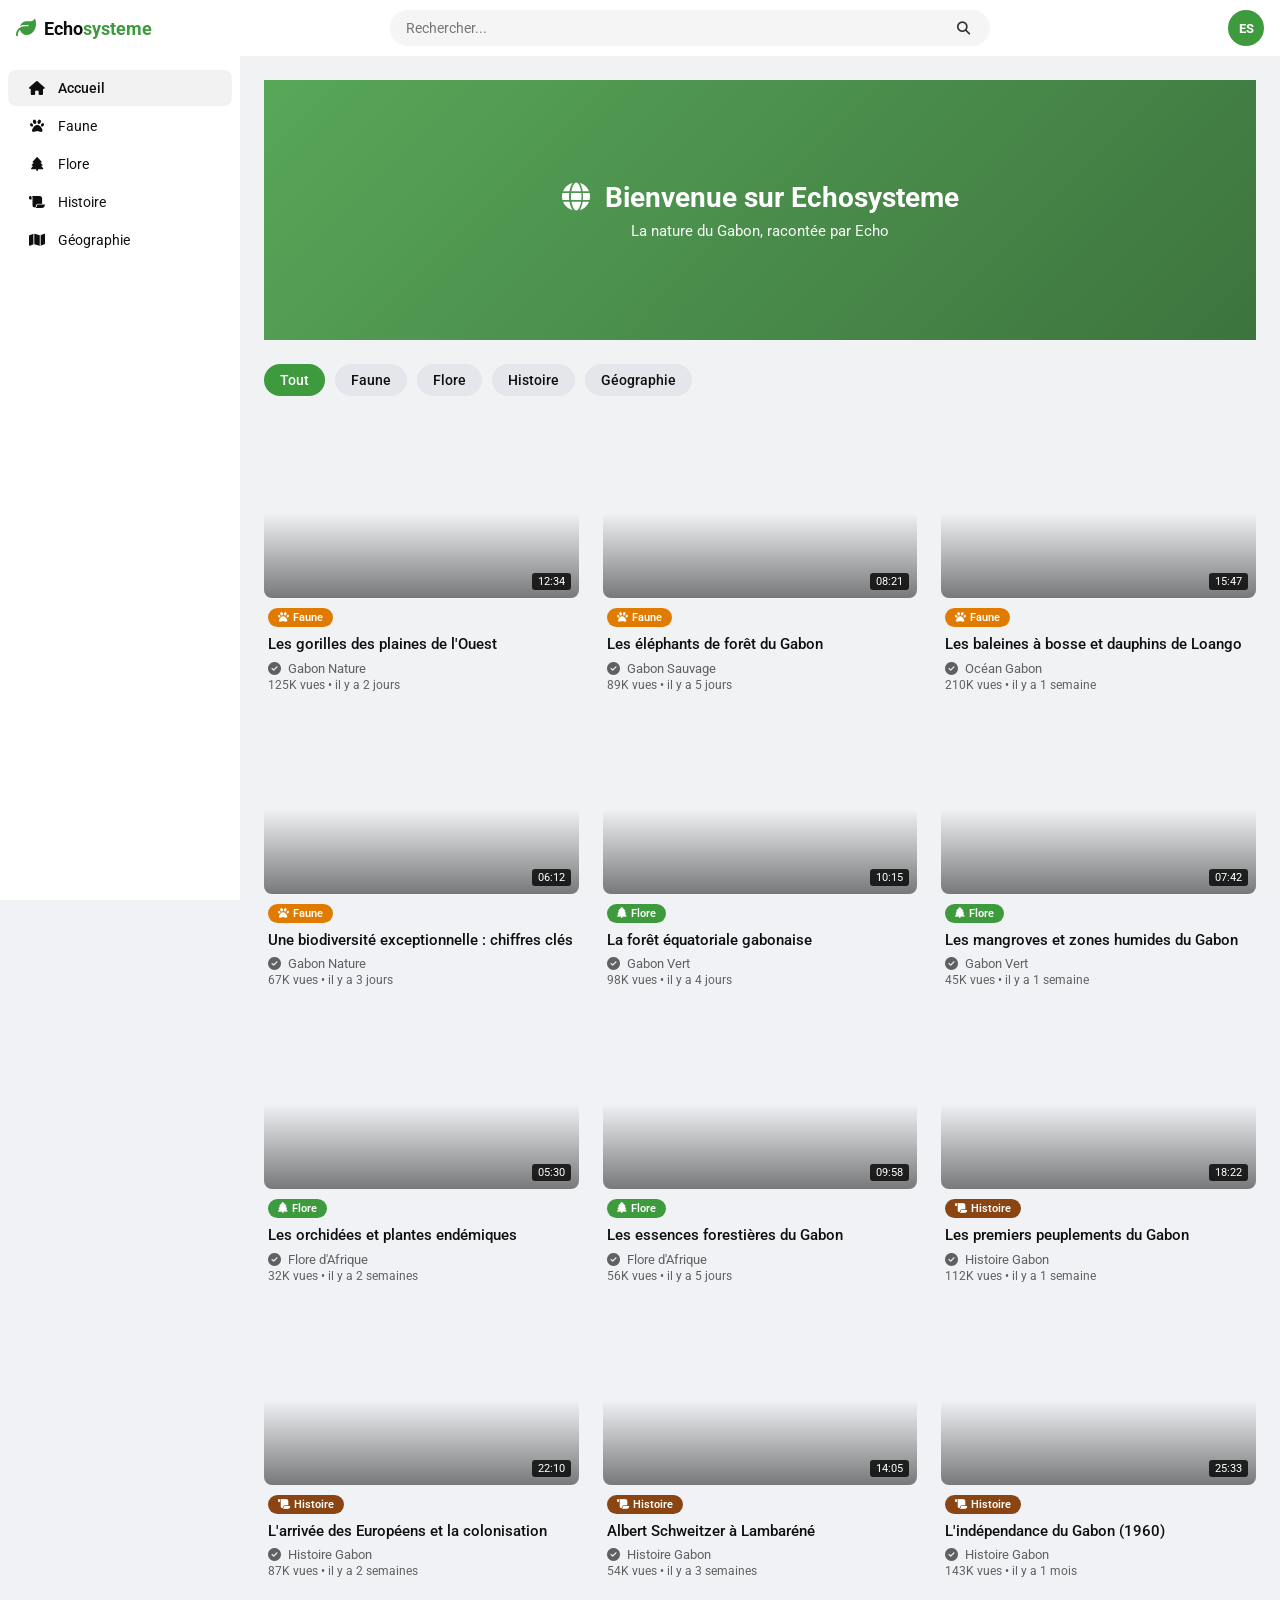
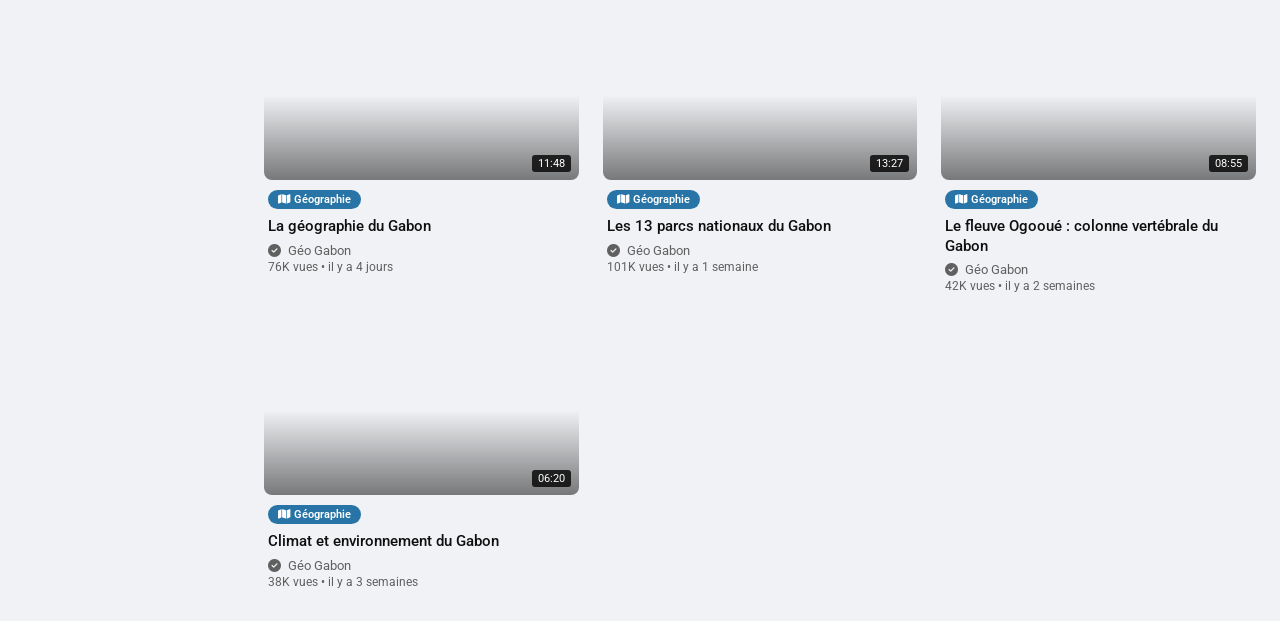
<file: index.html>
<!DOCTYPE html>
<html lang="fr">
<head>
  <meta charset="UTF-8">
  <meta name="viewport" content="width=device-width, initial-scale=1.0, maximum-scale=1.0, user-scalable=no">
  <meta name="theme-color" content="#3d9a3d">
  <meta name="description" content="Echosysteme — Découvrez la faune, la flore, l'histoire et la géographie du Gabon.">
  <title>Echosysteme - La nature du Gabon</title>
  <link rel="stylesheet" href="style.css">
  <link href="https://fonts.googleapis.com/css2?family=Roboto:wght@300;400;500;700&display=swap" rel="stylesheet">
  <link rel="stylesheet" href="https://cdnjs.cloudflare.com/ajax/libs/font-awesome/6.5.1/css/all.min.css">
</head>
<body>

  <!-- HEADER sticky -->
  <header class="header">
    <div class="header-left">
      <a href="index.html" class="logo">
        <span class="logo-icon"><i class="fa-solid fa-leaf"></i></span>
        <span class="logo-text">Echo<span>systeme</span></span>
      </a>
    </div>
    <div class="header-center">
      <input type="text" class="search-bar" placeholder="Rechercher..." id="searchInput">
      <button class="search-btn" id="searchBtn"><i class="fa-solid fa-magnifying-glass"></i></button>
    </div>
    <div class="header-right">
      <button class="icon-btn mobile-search-toggle" id="mobileSearchToggle"><i class="fa-solid fa-magnifying-glass"></i></button>
      <div class="avatar">ES</div>
    </div>
  </header>

  <!-- Barre de recherche mobile -->
  <div class="mobile-search-bar" id="mobileSearchBar">
    <input type="text" placeholder="Rechercher faune, flore, histoire..." id="mobileSearchInput">
    <button id="mobileSearchClose"><i class="fa-solid fa-xmark"></i></button>
  </div>

  <!-- SIDEBAR (desktop uniquement) -->
  <aside class="sidebar" id="sidebar">
    <nav>
      <a href="index.html" class="side-link active" data-cat="all"><i class="fa-solid fa-house"></i> Accueil</a>
      <a href="#" class="side-link" data-cat="faune"><i class="fa-solid fa-paw"></i> Faune</a>
      <a href="#" class="side-link" data-cat="flore"><i class="fa-solid fa-tree"></i> Flore</a>
      <a href="#" class="side-link" data-cat="histoire"><i class="fa-solid fa-scroll"></i> Histoire</a>
      <a href="#" class="side-link" data-cat="geo"><i class="fa-solid fa-map"></i> Géographie</a>
    </nav>
  </aside>

  <!-- CONTENU PRINCIPAL -->
  <main class="main-content" id="mainContent">
    
    <section class="banner">
      <div class="banner-overlay">
        <h1><i class="fa-solid fa-globe"></i> Bienvenue sur Echosysteme</h1>
        <p>La nature du Gabon, racontée par Echo</p>
      </div>
    </section>

    <!-- Filtres catégories : DESKTOP uniquement -->
    <section class="categories" id="categories">
      <button class="cat-btn active" data-cat="all">Tout</button>
      <button class="cat-btn" data-cat="faune">Faune</button>
      <button class="cat-btn" data-cat="flore">Flore</button>
      <button class="cat-btn" data-cat="histoire">Histoire</button>
      <button class="cat-btn" data-cat="geo">Géographie</button>
    </section>

    <section class="video-grid" id="videoGrid"></section>

  </main>

  <!-- BOTTOMBAR (mobile uniquement) -->
  <nav class="mobile-nav" id="mobileNav">
    <a href="#" class="mobile-nav-item active" data-cat="all">
      <i class="fa-solid fa-house"></i>
      <span>Accueil</span>
    </a>
    <a href="#" class="mobile-nav-item" data-cat="faune">
      <i class="fa-solid fa-paw"></i>
      <span>Faune</span>
    </a>
    <a href="#" class="mobile-nav-item" data-cat="flore">
      <i class="fa-solid fa-tree"></i>
      <span>Flore</span>
    </a>
    <a href="#" class="mobile-nav-item" data-cat="histoire">
      <i class="fa-solid fa-scroll"></i>
      <span>Histoire</span>
    </a>
    <a href="#" class="mobile-nav-item" data-cat="geo">
      <i class="fa-solid fa-map"></i>
      <span>Géo</span>
    </a>
  </nav>

  <script src="data.js"></script>
  <script src="script.js"></script>
</body>
</html>
</file>
<file: style.css>
* {
  margin: 0;
  padding: 0;
  box-sizing: border-box;
  font-family: 'Roboto', sans-serif;
  -webkit-tap-highlight-color: transparent;
}

:root {
  --primary: #3d9a3d;
  --primary-dark: #2d742d;
  --bg: #f0f2f5;
  --card-bg: transparent;
  --text: #0f0f0f;
  --text-light: #606060;
  --border: transparent;
}

/* ===== BACKGROUND IMAGE GLOBAL ===== */
body {
  background: var(--bg);
  color: var(--text);
  overflow-x: hidden;
  min-height: 100vh;
  position: relative;
}

body::before {
  content: '';
  position: fixed;
  inset: 0;
  background: url('https://images.unsplash.com/photo-1516026672322-bc52d61a55d5?w=1600&q=80') center/cover no-repeat;
  opacity: 0.15;
  z-index: -2;
  pointer-events: none;
}

body::after {
  content: '';
  position: fixed;
  inset: 0;
  background: rgba(240, 242, 245, 0.85);
  z-index: -1;
  pointer-events: none;
}

/* ===== HEADER ===== */
.header {
  position: fixed;
  top: 0; left: 0; right: 0;
  height: 56px;
  background: #fff;
  display: flex;
  align-items: center;
  justify-content: space-between;
  padding: 0 16px;
  z-index: 100;
}

.header-left {
  display: flex;
  align-items: center;
  gap: 12px;
}

.logo {
  display: flex;
  align-items: center;
  gap: 8px;
  text-decoration: none;
  color: var(--text);
  font-weight: 700;
  font-size: 18px;
}
.logo-icon { color: var(--primary); font-size: 20px; }
.logo-text span { color: var(--primary); }

.header-center {
  display: flex;
  flex: 1;
  max-width: 600px;
  margin: 0 40px;
}

.search-bar {
  flex: 1;
  padding: 10px 16px;
  border: none;
  border-radius: 40px 0 0 40px;
  outline: none;
  font-size: 14px;
  background: #f5f5f5;
}

.search-btn {
  padding: 0 20px;
  border: none;
  background: #f5f5f5;
  border-radius: 0 40px 40px 0;
  cursor: pointer;
  color: #333;
}

.header-right {
  display: flex;
  align-items: center;
  gap: 12px;
}

.icon-btn {
  background: none;
  border: none;
  font-size: 18px;
  cursor: pointer;
  padding: 8px 10px;
  border-radius: 50%;
  color: var(--text);
}
.icon-btn:hover { background: #f2f2f2; }

.avatar {
  width: 36px;
  height: 36px;
  border-radius: 50%;
  background: var(--primary);
  color: #fff;
  display: flex;
  align-items: center;
  justify-content: center;
  font-weight: 700;
  font-size: 13px;
}

.mobile-search-toggle { display: none; }

.mobile-search-bar {
  display: none;
  position: fixed;
  top: 56px;
  left: 0;
  right: 0;
  background: #fff;
  padding: 10px 12px;
  z-index: 99;
  gap: 8px;
  align-items: center;
}
.mobile-search-bar.active { display: flex; }
.mobile-search-bar input {
  flex: 1;
  padding: 10px 14px;
  border: none;
  border-radius: 20px;
  font-size: 14px;
  outline: none;
  background: #f5f5f5;
}
.mobile-search-bar button {
  background: none;
  border: none;
  font-size: 18px;
  color: var(--text);
  cursor: pointer;
  padding: 8px;
}

/* ===== SIDEBAR ===== */
.sidebar {
  position: fixed;
  top: 56px;
  left: 0;
  bottom: 0;
  width: 240px;
  background: #fff;
  padding: 12px 0;
  overflow-y: auto;
  z-index: 90;
}

.side-link {
  display: flex;
  align-items: center;
  gap: 12px;
  padding: 10px 20px;
  color: var(--text);
  text-decoration: none;
  font-size: 14px;
  border-radius: 8px;
  margin: 2px 8px;
}
.side-link i { width: 18px; text-align: center; }
.side-link:hover, .side-link.active {
  background: #f2f2f2;
  font-weight: 500;
}

/* ===== MAIN ===== */
.main-content {
  margin-top: 56px;
  margin-left: 240px;
  padding: 24px;
  transition: margin 0.3s;
  min-height: calc(100vh - 56px);
}

.main-content.full { margin-left: 0; }

/* ===== BANNIÈRE ===== */
.banner {
  position: relative;
  height: 260px;
  margin-bottom: 24px;
  overflow: hidden;
  background: url('https://images.unsplash.com/photo-1516026672322-bc52d61a55d5?w=1600&q=80') center/cover;
}

.banner-overlay {
  position: absolute;
  inset: 0;
  background: linear-gradient(135deg, rgba(61,154,61,0.85), rgba(29,94,29,0.85));
  display: flex;
  flex-direction: column;
  align-items: center;
  justify-content: center;
  text-align: center;
  color: #fff;
  padding: 20px;
}

.banner h1 { font-size: 28px; margin-bottom: 8px; }
.banner h1 i { margin-right: 8px; }
.banner p { font-size: 15px; opacity: 0.95; }

/* ===== CATÉGORIES ===== */
.categories {
  display: flex;
  gap: 10px;
  margin-bottom: 24px;
  overflow-x: auto;
  padding-bottom: 8px;
  scrollbar-width: none;
}
.categories::-webkit-scrollbar { display: none; }

.cat-btn {
  padding: 8px 16px;
  border: none;
  background: #e4e6eb;
  border-radius: 20px;
  cursor: pointer;
  font-size: 14px;
  white-space: nowrap;
  font-weight: 500;
  transition: all 0.2s;
  color: var(--text);
}
.cat-btn:hover { background: #d8dadf; }
.cat-btn.active {
  background: var(--primary);
  color: #fff;
}
.cat-btn.active:hover { background: var(--primary-dark); }

/* ===== GRILLE VIDÉO ===== */
.video-grid {
  display: grid;
  grid-template-columns: repeat(auto-fill, minmax(280px, 1fr));
  gap: 24px;
}

.video-card {
  background: transparent;
  overflow: hidden;
  cursor: pointer;
  transition: transform 0.2s;
}

.video-card:hover {
  transform: translateY(-4px);
}

.thumb {
  width: 100%;
  height: 170px;
  background-size: cover;
  background-position: center;
  position: relative;
  border-radius: 8px;
  overflow: hidden;
}

.thumb::after {
  content: '';
  position: absolute;
  inset: 0;
  background: linear-gradient(to top, rgba(0,0,0,0.5), transparent 50%);
  pointer-events: none;
}

.play-overlay {
  position: absolute;
  inset: 0;
  display: flex;
  align-items: center;
  justify-content: center;
  opacity: 0;
  transition: opacity 0.2s;
  z-index: 2;
}
.play-overlay i {
  font-size: 46px;
  color: rgba(255,255,255,0.95);
  text-shadow: 0 2px 10px rgba(0,0,0,0.5);
}
.video-card:hover .play-overlay { opacity: 1; }

.duration {
  position: absolute;
  bottom: 8px;
  right: 8px;
  background: rgba(0,0,0,0.8);
  color: #fff;
  padding: 2px 6px;
  border-radius: 3px;
  font-size: 11px;
  z-index: 3;
}

.video-info { padding: 8px 4px; }

.video-title {
  font-size: 15px;
  font-weight: 500;
  margin-bottom: 6px;
  line-height: 1.3;
}

.video-channel {
  font-size: 13px;
  color: var(--text-light);
  margin-bottom: 2px;
}
.video-channel i { margin-right: 4px; }

.video-meta {
  font-size: 12px;
  color: var(--text-light);
}

.badge {
  display: inline-flex;
  align-items: center;
  gap: 4px;
  padding: 3px 10px;
  border-radius: 10px;
  font-size: 11px;
  font-weight: 600;
  margin-bottom: 8px;
  color: #fff;
}
.badge.faune { background: #e07b00; }
.badge.flore { background: #3d9a3d; }
.badge.histoire { background: #8b4513; }
.badge.geo { background: #2874a6; }

/* ===== BOTTOMBAR ===== */
.mobile-nav { display: none; }

/* ============================================================
   PAGE WATCH
   ============================================================ */
.watch-main {
  margin-top: 56px;
  margin-left: 240px;
  padding: 24px;
  transition: margin 0.3s;
  min-height: calc(100vh - 56px);
}

.watch-layout {
  display: grid;
  grid-template-columns: 1fr 400px;
  gap: 24px;
  max-width: 1800px;
  margin: 0 auto;
}

.watch-primary { min-width: 0; }

.player-wrapper {
  width: 100%;
  aspect-ratio: 16/9;
  background: #000;
  overflow: hidden;
  margin-bottom: 16px;
  border-radius: 8px;
}

.player-wrapper iframe {
  width: 100%;
  height: 100%;
  border: none;
  display: block;
}

.watch-title {
  font-size: 20px;
  font-weight: 700;
  margin-bottom: 12px;
  line-height: 1.3;
}

.watch-actions-simple {
  display: flex;
  gap: 8px;
  margin-bottom: 16px;
}

.action-btn {
  background: #e4e6eb;
  border: none;
  border-radius: 20px;
  padding: 8px 14px;
  font-size: 13px;
  font-weight: 500;
  cursor: pointer;
  display: inline-flex;
  align-items: center;
  gap: 6px;
  color: var(--text);
  transition: background 0.2s;
}
.action-btn:hover { background: #d8dadf; }

.watch-description {
  background: rgba(228, 230, 235, 0.6);
  border-radius: 8px;
  padding: 14px 16px;
  font-size: 14px;
  line-height: 1.6;
  margin-bottom: 24px;
}

.desc-meta {
  font-weight: 500;
  margin-bottom: 8px;
  font-size: 13px;
  color: var(--text);
}

.desc-tags {
  display: flex;
  gap: 8px;
  flex-wrap: wrap;
  margin-top: 12px;
}

.desc-tags .info-tag {
  background: rgba(255,255,255,0.8);
  padding: 4px 10px;
  border-radius: 12px;
  font-size: 12px;
}

.info-tag {
  background: #e4e6eb;
  padding: 6px 12px;
  border-radius: 16px;
  font-size: 12px;
  color: #333;
}

/* Suggestions */
.suggestions-title {
  font-size: 16px;
  font-weight: 500;
  margin-bottom: 12px;
}

.suggestions-list {
  display: flex;
  flex-direction: column;
  gap: 10px;
}

.suggestion-card {
  display: flex;
  gap: 8px;
  cursor: pointer;
  padding: 4px;
  border-radius: 8px;
  transition: background 0.15s;
}

.suggestion-card:hover { background: rgba(228, 230, 235, 0.6); }

.suggestion-thumb {
  width: 160px;
  height: 90px;
  flex-shrink: 0;
  border-radius: 8px;
  background-size: cover;
  background-position: center;
  position: relative;
  overflow: hidden;
}

.suggestion-thumb .duration {
  position: absolute;
  bottom: 4px;
  right: 4px;
  background: rgba(0,0,0,0.8);
  color: #fff;
  padding: 1px 5px;
  border-radius: 3px;
  font-size: 11px;
}

.suggestion-info {
  flex: 1;
  min-width: 0;
  display: flex;
  flex-direction: column;
  gap: 4px;
  padding-top: 2px;
}

.suggestion-title {
  font-size: 14px;
  font-weight: 500;
  line-height: 1.3;
  margin-bottom: 2px;
  display: -webkit-box;
  -webkit-line-clamp: 2;
  -webkit-box-orient: vertical;
  overflow: hidden;
}

.suggestion-channel {
  font-size: 12px;
  color: var(--text-light);
}

.suggestion-meta {
  font-size: 12px;
  color: var(--text-light);
}

/* Bouton retour */
.back-btn { display: none; }

/* ============================================================
   RESPONSIVE — MOBILE
   ============================================================ */
@media (max-width: 1100px) {
  .watch-layout { grid-template-columns: 1fr; }
  .watch-secondary { margin-top: 16px; }
  .suggestion-thumb { width: 140px; height: 80px; }
}

@media (max-width: 900px) {
  .header {
    padding: 0 12px;
  }
  .logo { font-size: 17px; }
  .logo-icon { font-size: 18px; }
  .header-center { display: none; }
  .mobile-search-toggle { display: flex; align-items: center; }
  .avatar { width: 32px; height: 32px; font-size: 12px; }

  .back-btn {
    display: flex;
    align-items: center;
    justify-content: center;
  }

  .sidebar { display: none !important; }

  .main-content {
    margin-left: 0 !important;
    padding: 12px;
    padding-top: 68px;
    padding-bottom: 90px;
  }

  .banner {
    height: 160px;
    margin: 0 -12px 12px;
  }
  .banner h1 { font-size: 18px; }
  .banner p { font-size: 12px; }

  .categories { display: none !important; }

  .video-grid {
    grid-template-columns: 1fr;
    gap: 16px;
  }

  .video-card:hover { transform: none; }

  .thumb { height: 200px; }
  .video-title { font-size: 14px; line-height: 1.4; }
  .video-meta { font-size: 12px; }

  /* BOTTOMBAR */
  .mobile-nav {
    display: flex;
    position: fixed;
    bottom: 0;
    left: 0;
    right: 0;
    background: #fff;
    padding: 8px 0 max(8px, env(safe-area-inset-bottom));
    justify-content: space-around;
    z-index: 100;
  }

  .mobile-nav-item {
    display: flex;
    flex-direction: column;
    align-items: center;
    gap: 2px;
    color: var(--text-light);
    text-decoration: none;
    font-size: 11px;
    padding: 6px 10px;
    border-radius: 8px;
    flex: 1;
    transition: all 0.15s;
  }
  .mobile-nav-item i {
    font-size: 20px;
    transition: transform 0.15s;
  }
  .mobile-nav-item.active { color: var(--primary); }
  .mobile-nav-item.active i { transform: scale(1.1); }
  .mobile-nav-item:active { background: #f2f2f2; }
  .mobile-nav-item:active i { transform: scale(0.9); }

  /* WATCH mobile */
  .watch-main {
    margin-left: 0 !important;
    padding: 12px;
    padding-top: 68px;
    padding-bottom: 90px;
  }

  .watch-layout { gap: 12px; }

  .player-wrapper {
    margin-bottom: 12px;
    border-radius: 0;
    margin-left: -12px;
    margin-right: -12px;
  }

  .watch-title { font-size: 16px; margin-bottom: 10px; }
  .watch-actions-simple { margin-bottom: 12px; }
  .action-btn { padding: 7px 12px; font-size: 12px; }

  .watch-description {
    padding: 12px 14px;
    font-size: 13px;
    margin-bottom: 16px;
  }
  .desc-meta { font-size: 12px; }

  .suggestions-title { font-size: 15px; }
  .suggestion-thumb { width: 130px; height: 75px; }
  .suggestion-title { font-size: 13px; }
  .suggestion-meta { font-size: 11px; }
}

@media (max-width: 380px) {
  .mobile-nav-item span { font-size: 10px; }
  .mobile-nav-item i { font-size: 18px; }
  .banner h1 { font-size: 16px; }
  .thumb { height: 170px; }
  .back-btn + .logo .logo-text { display: none; }
}
</file>
